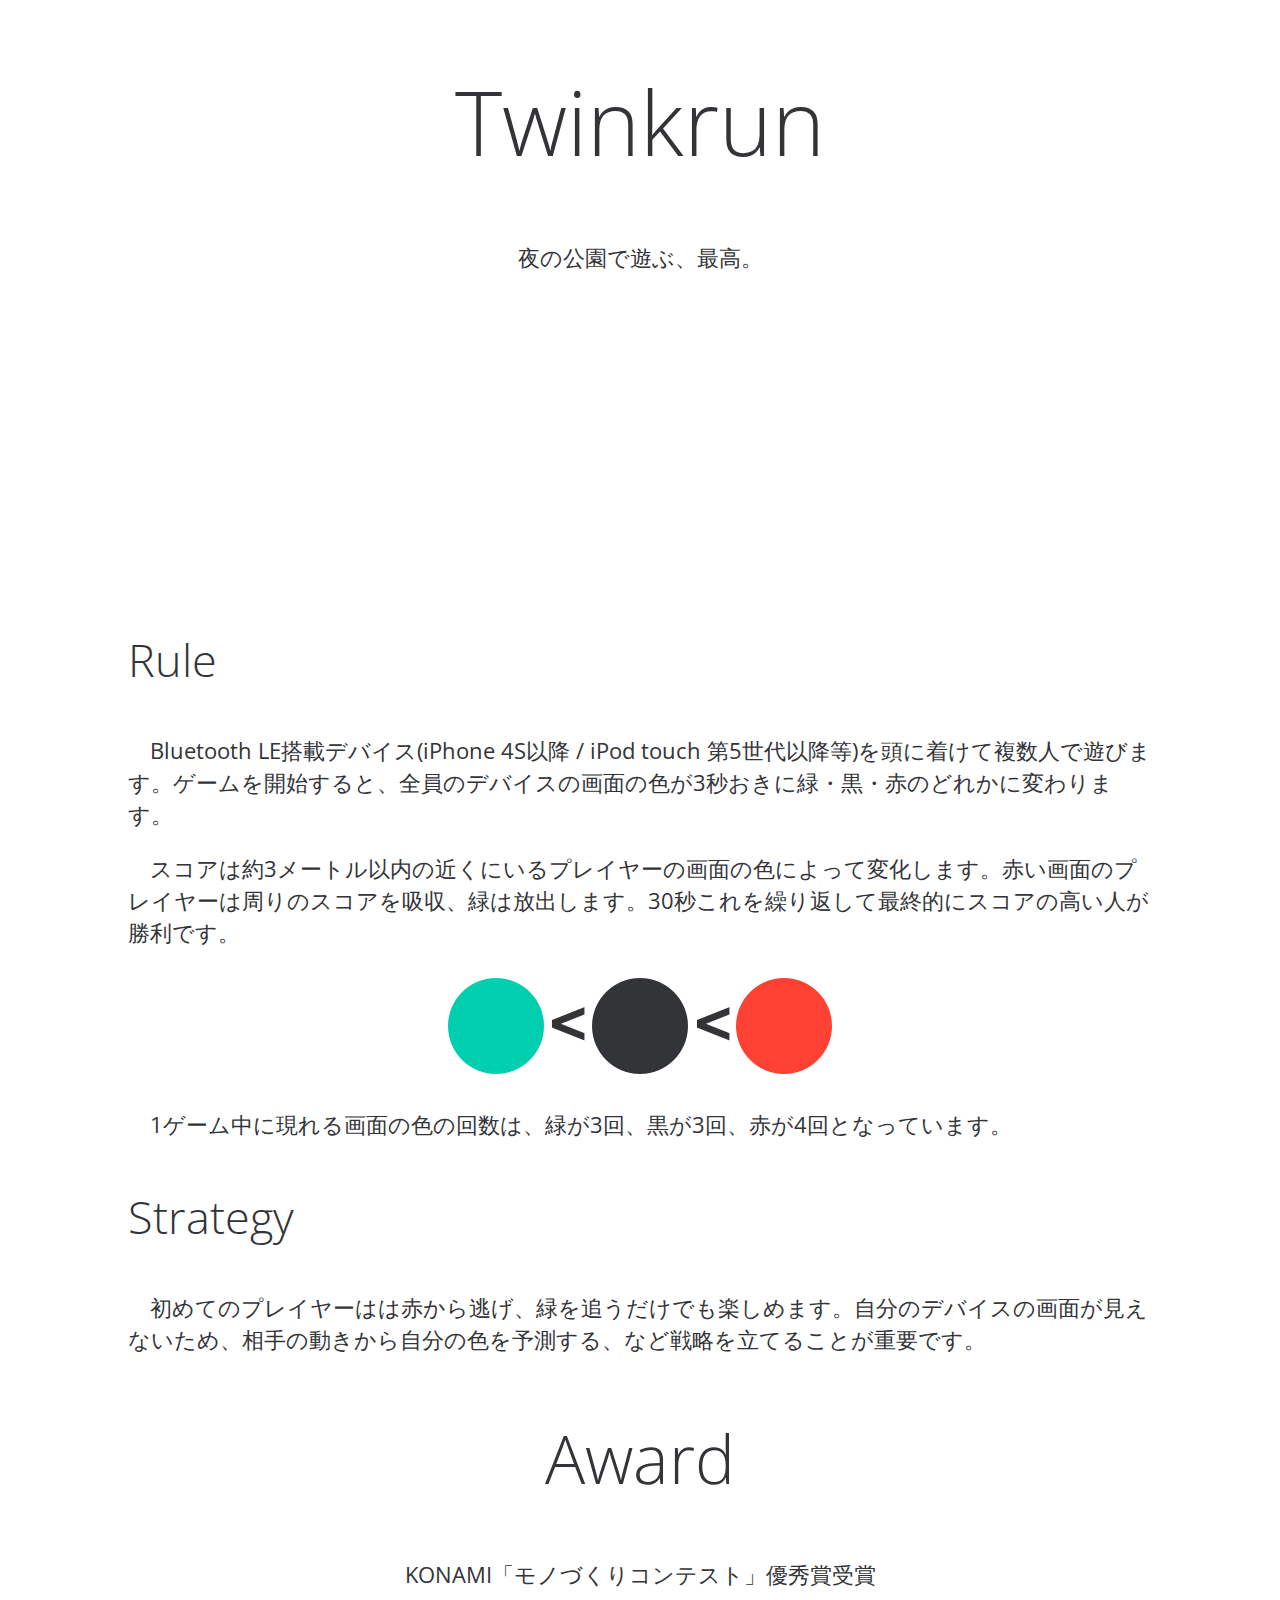
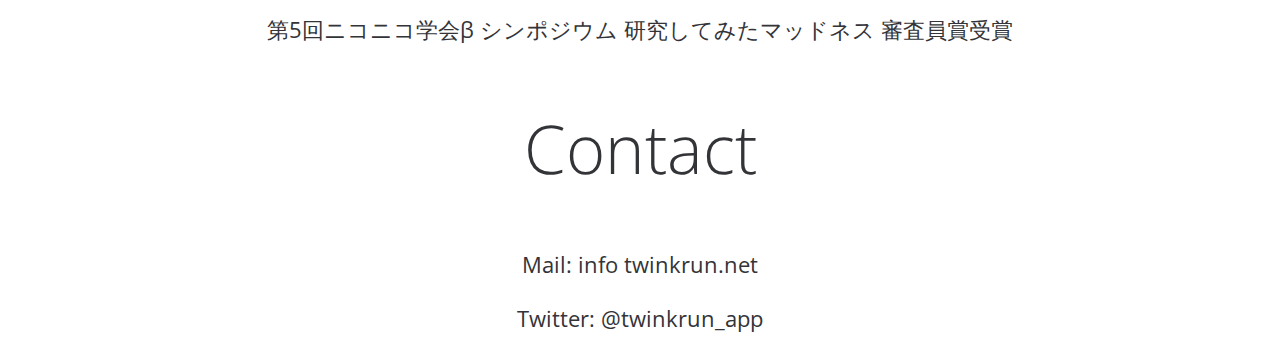
<file: index.html>
<!DOCTYPE html><html><head><meta charset="utf-8" /><!--Always force latest IE rendering engine or request Chrome Frame--><meta content="IE=edge,chrome=1" http-equiv="X-UA-Compatible" /><!--Use title if it's in the page YAML frontmatter--><title>Twinkrun</title><link href="/stylesheets/normalize.css" media="screen" rel="stylesheet" type="text/css" />
<link href="/stylesheets/all.css" media="screen" rel="stylesheet" type="text/css" /><script src="/javascripts/all.js" type="text/javascript"></script><link href="//fonts.googleapis.com/css?family=Open+Sans:300italic,300,400italic,400,600italic,600,700italic,700,800italic,800" rel="stylesheet" type="text/css" /><link href="images/favicon.png" rel="SHORTCUT ICON" /></head><body class="index"></body><h1>Twinkrun</h1><p>夜の公園で遊ぶ、最高。</p><iframe src="//player.vimeo.com/video/87914113?byline=0&amp;portrait=0&amp;color=ffffff" width="500" height="281" frameborder="0" webkitallowfullscreen mozallowfullscreen allowfullscreen></iframe><div class="box-text"><h3>Rule</h3><p>　Bluetooth LE搭載デバイス(iPhone 4S以降 / iPod touch 第5世代以降等)を頭に着けて複数人で遊びます。ゲームを開始すると、全員のデバイスの画面の色が3秒おきに緑・黒・赤のどれかに変わります。</p><p>　スコアは約3メートル以内の近くにいるプレイヤーの画面の色によって変化します。赤い画面のプレイヤーは周りのスコアを吸収、緑は放出します。30秒これを繰り返して最終的にスコアの高い人が勝利です。</p></div><img src="images/strength.png" /><div class="box-text"><p>　1ゲーム中に現れる画面の色の回数は、緑が3回、黒が3回、赤が4回となっています。</p></div><div class="box-text"><h3>Strategy</h3><p>　初めてのプレイヤーはは赤から逃げ、緑を追うだけでも楽しめます。自分のデバイスの画面が見えないため、相手の動きから自分の色を予測する、など戦略を立てることが重要です。</p></div><h2>Award</h2><p>KONAMI「モノづくりコンテスト」優秀賞受賞	</p><p>第5回ニコニコ学会β シンポジウム 研究してみたマッドネス 審査員賞受賞</p><h2>Contact</h2><p>Mail: info twinkrun.net</p><p>Twitter: @twinkrun_app</p></html>
</file>
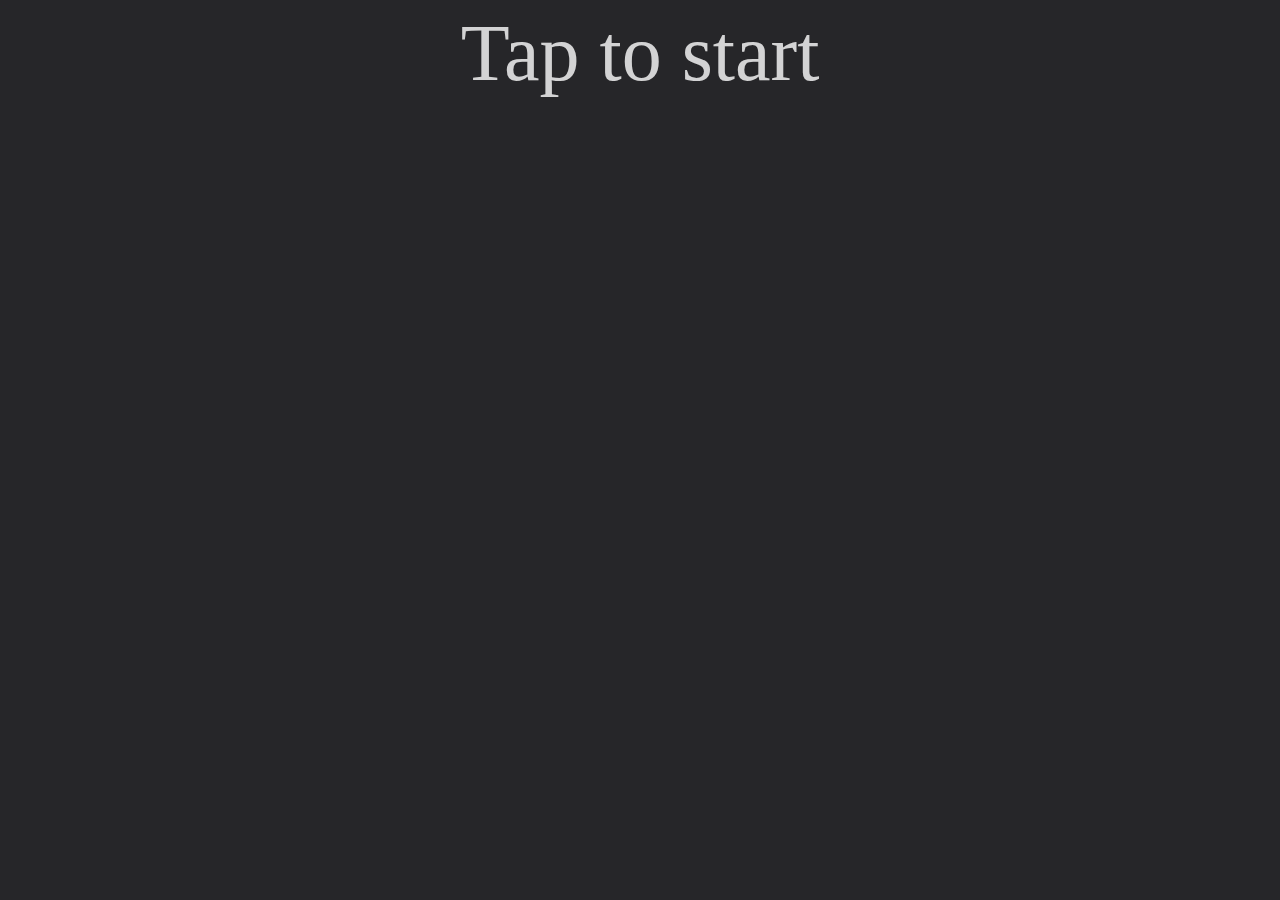
<file: play.html>
<!DOCTYPE html>
<html lang="ja">
    <head>
        <meta charset="utf-8">
        <meta name="apple-mobile-web-app-capable" content="yes">
        <title>Twinkrun</title>
        <script src='./javascripts/play.js'></script>
    </head>
</html>
</file>
<file: stylesheets/all.css>
@charset "utf-8";

body {
  text-align: center;
  font-family: 'Helvetica Neue', 'Open Sans';
  font-size: 1.4em;
  color: #333438;
}

h1{
  font-size: 4.0em;
  font-weight: 100;
}

h2{
  font-size: 3.0em;
  font-weight: 100;
}

h3{
  font-size: 2.0em;
  font-weight: 100;
}

a{
  text-decoration: none;
  font-weight: 200;
  color: #333438;
}

.box-text{
  width: 80%;
  text-align: left;
  margin: 20px auto;
}

.container-contact{
  margin-bottom: 1em;
}
</file>
